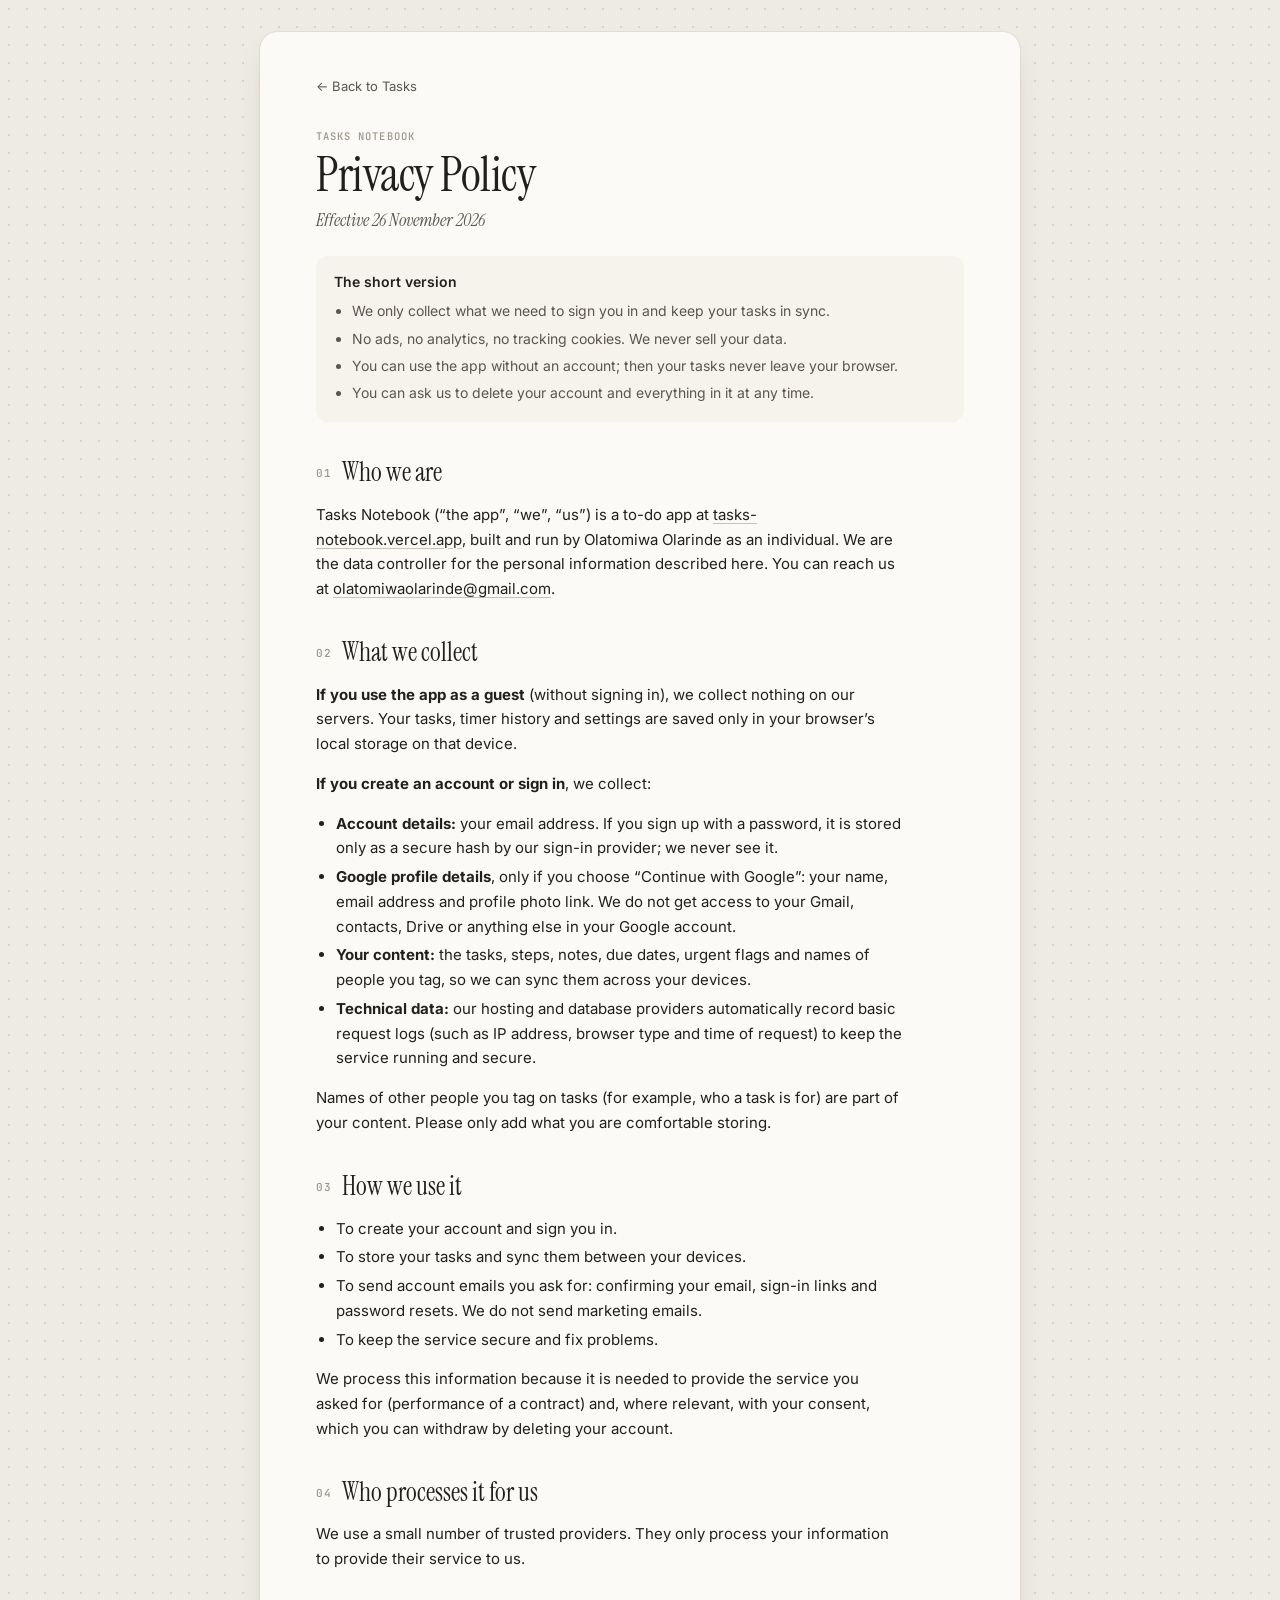
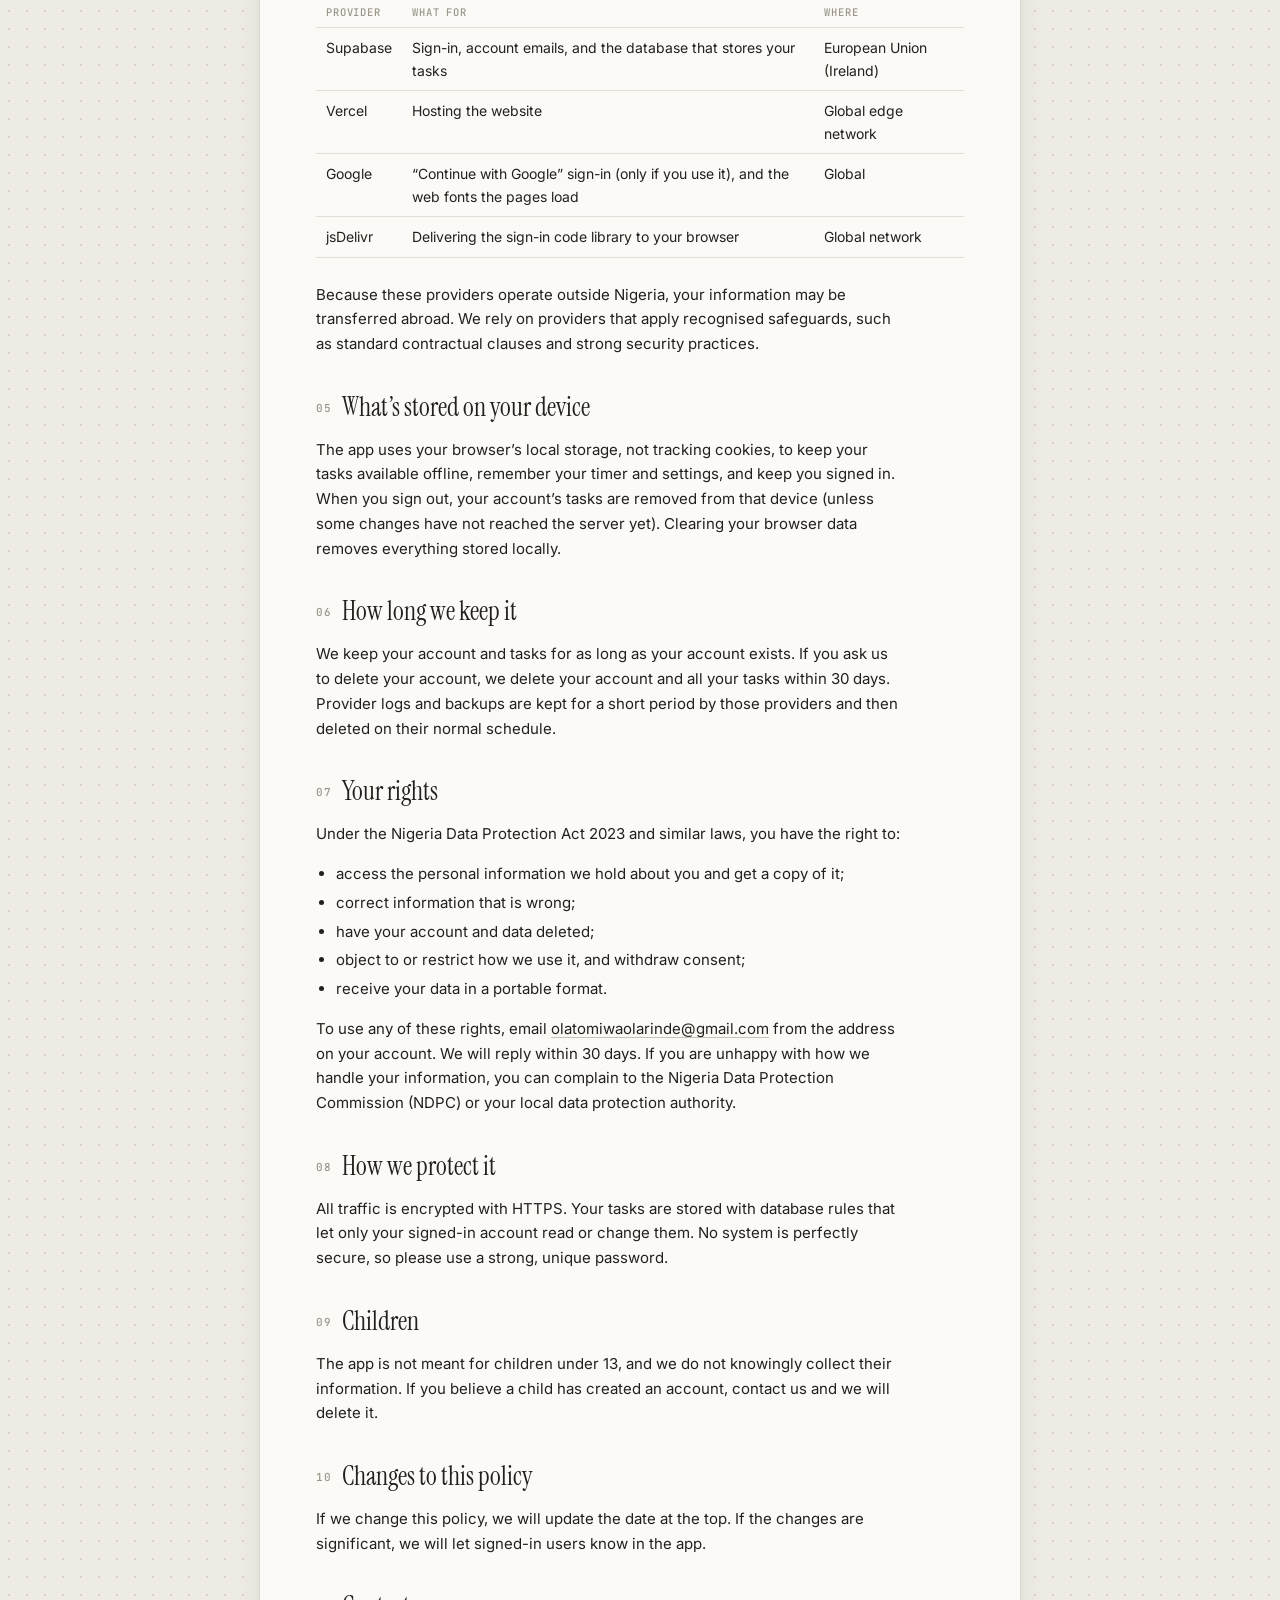
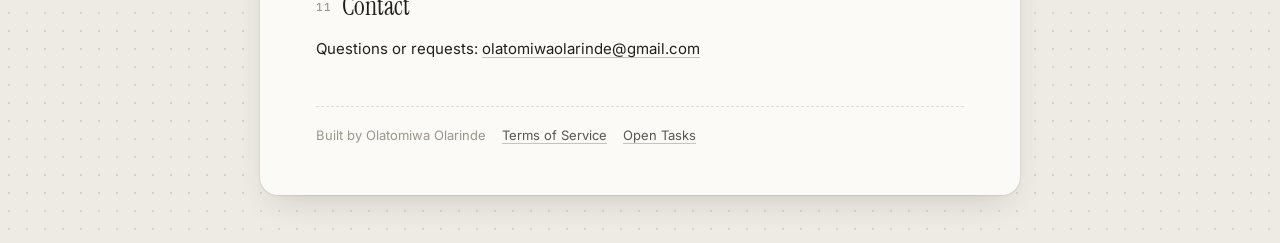
<file: privacy.html>
<!doctype html>
<html lang="en">
<head>
<meta charset="utf-8">
<meta name="viewport" content="width=device-width,initial-scale=1,viewport-fit=cover">
<title>Privacy Policy · Tasks Notebook</title>
<meta name="description" content="How Tasks Notebook collects, uses and protects your information.">
<link rel="icon" href="data:image/svg+xml,%3Csvg xmlns='http://www.w3.org/2000/svg' viewBox='0 0 32 32'%3E%3Crect width='32' height='32' rx='8' fill='%2322201C'/%3E%3Cpath d='M9 16.5l4.5 4.5L23 11.5' stroke='white' stroke-width='3' fill='none' stroke-linecap='round' stroke-linejoin='round'/%3E%3C/svg%3E">
<link rel="preconnect" href="https://fonts.googleapis.com">
<link rel="preconnect" href="https://fonts.gstatic.com" crossorigin>
<link href="https://fonts.googleapis.com/css2?family=Instrument+Serif:ital@0;1&family=Inter:wght@400;500;600&family=JetBrains+Mono:wght@500&display=swap" rel="stylesheet">
<link rel="stylesheet" href="/legal.css">
</head>
<body>
<main class="page">
  <a class="back" href="/">← Back to Tasks</a>
  <div class="kicker">Tasks Notebook</div>
  <h1>Privacy Policy</h1>
  <p class="meta">Effective 26 November 2026</p>

  <div class="summary">
    <b>The short version</b>
    <ul>
      <li>We only collect what we need to sign you in and keep your tasks in sync.</li>
      <li>No ads, no analytics, no tracking cookies. We never sell your data.</li>
      <li>You can use the app without an account; then your tasks never leave your browser.</li>
      <li>You can ask us to delete your account and everything in it at any time.</li>
    </ul>
  </div>

  <h2><span class="n">01</span>Who we are</h2>
  <p>Tasks Notebook (“the app”, “we”, “us”) is a to-do app at <a href="https://tasks-notebook.vercel.app">tasks-notebook.vercel.app</a>, built and run by Olatomiwa Olarinde as an individual. We are the data controller for the personal information described here. You can reach us at <a href="mailto:olatomiwaolarinde@gmail.com">olatomiwaolarinde@gmail.com</a>.</p>

  <h2><span class="n">02</span>What we collect</h2>
  <p><b>If you use the app as a guest</b> (without signing in), we collect nothing on our servers. Your tasks, timer history and settings are saved only in your browser’s local storage on that device.</p>
  <p><b>If you create an account or sign in</b>, we collect:</p>
  <ul>
    <li><b>Account details:</b> your email address. If you sign up with a password, it is stored only as a secure hash by our sign-in provider; we never see it.</li>
    <li><b>Google profile details</b>, only if you choose “Continue with Google”: your name, email address and profile photo link. We do not get access to your Gmail, contacts, Drive or anything else in your Google account.</li>
    <li><b>Your content:</b> the tasks, steps, notes, due dates, urgent flags and names of people you tag, so we can sync them across your devices.</li>
    <li><b>Technical data:</b> our hosting and database providers automatically record basic request logs (such as IP address, browser type and time of request) to keep the service running and secure.</li>
  </ul>
  <p>Names of other people you tag on tasks (for example, who a task is for) are part of your content. Please only add what you are comfortable storing.</p>

  <h2><span class="n">03</span>How we use it</h2>
  <ul>
    <li>To create your account and sign you in.</li>
    <li>To store your tasks and sync them between your devices.</li>
    <li>To send account emails you ask for: confirming your email, sign-in links and password resets. We do not send marketing emails.</li>
    <li>To keep the service secure and fix problems.</li>
  </ul>
  <p>We process this information because it is needed to provide the service you asked for (performance of a contract) and, where relevant, with your consent, which you can withdraw by deleting your account.</p>

  <h2><span class="n">04</span>Who processes it for us</h2>
  <p>We use a small number of trusted providers. They only process your information to provide their service to us.</p>
  <div class="tbl"><table>
    <thead><tr><th>Provider</th><th>What for</th><th>Where</th></tr></thead>
    <tbody>
      <tr><td>Supabase</td><td>Sign-in, account emails, and the database that stores your tasks</td><td>European Union (Ireland)</td></tr>
      <tr><td>Vercel</td><td>Hosting the website</td><td>Global edge network</td></tr>
      <tr><td>Google</td><td>“Continue with Google” sign-in (only if you use it), and the web fonts the pages load</td><td>Global</td></tr>
      <tr><td>jsDelivr</td><td>Delivering the sign-in code library to your browser</td><td>Global network</td></tr>
    </tbody>
  </table></div>
  <p>Because these providers operate outside Nigeria, your information may be transferred abroad. We rely on providers that apply recognised safeguards, such as standard contractual clauses and strong security practices.</p>

  <h2><span class="n">05</span>What’s stored on your device</h2>
  <p>The app uses your browser’s local storage, not tracking cookies, to keep your tasks available offline, remember your timer and settings, and keep you signed in. When you sign out, your account’s tasks are removed from that device (unless some changes have not reached the server yet). Clearing your browser data removes everything stored locally.</p>

  <h2><span class="n">06</span>How long we keep it</h2>
  <p>We keep your account and tasks for as long as your account exists. If you ask us to delete your account, we delete your account and all your tasks within 30 days. Provider logs and backups are kept for a short period by those providers and then deleted on their normal schedule.</p>

  <h2><span class="n">07</span>Your rights</h2>
  <p>Under the Nigeria Data Protection Act 2023 and similar laws, you have the right to:</p>
  <ul>
    <li>access the personal information we hold about you and get a copy of it;</li>
    <li>correct information that is wrong;</li>
    <li>have your account and data deleted;</li>
    <li>object to or restrict how we use it, and withdraw consent;</li>
    <li>receive your data in a portable format.</li>
  </ul>
  <p>To use any of these rights, email <a href="mailto:olatomiwaolarinde@gmail.com">olatomiwaolarinde@gmail.com</a> from the address on your account. We will reply within 30 days. If you are unhappy with how we handle your information, you can complain to the Nigeria Data Protection Commission (NDPC) or your local data protection authority.</p>

  <h2><span class="n">08</span>How we protect it</h2>
  <p>All traffic is encrypted with HTTPS. Your tasks are stored with database rules that let only your signed-in account read or change them. No system is perfectly secure, so please use a strong, unique password.</p>

  <h2><span class="n">09</span>Children</h2>
  <p>The app is not meant for children under 13, and we do not knowingly collect their information. If you believe a child has created an account, contact us and we will delete it.</p>

  <h2><span class="n">10</span>Changes to this policy</h2>
  <p>If we change this policy, we will update the date at the top. If the changes are significant, we will let signed-in users know in the app.</p>

  <h2><span class="n">11</span>Contact</h2>
  <p>Questions or requests: <a href="mailto:olatomiwaolarinde@gmail.com">olatomiwaolarinde@gmail.com</a></p>

  <div class="foot"><span>Built by Olatomiwa Olarinde</span><a href="/terms">Terms of Service</a><a href="/">Open Tasks</a></div>
</main>
</body>
</html>
</file>
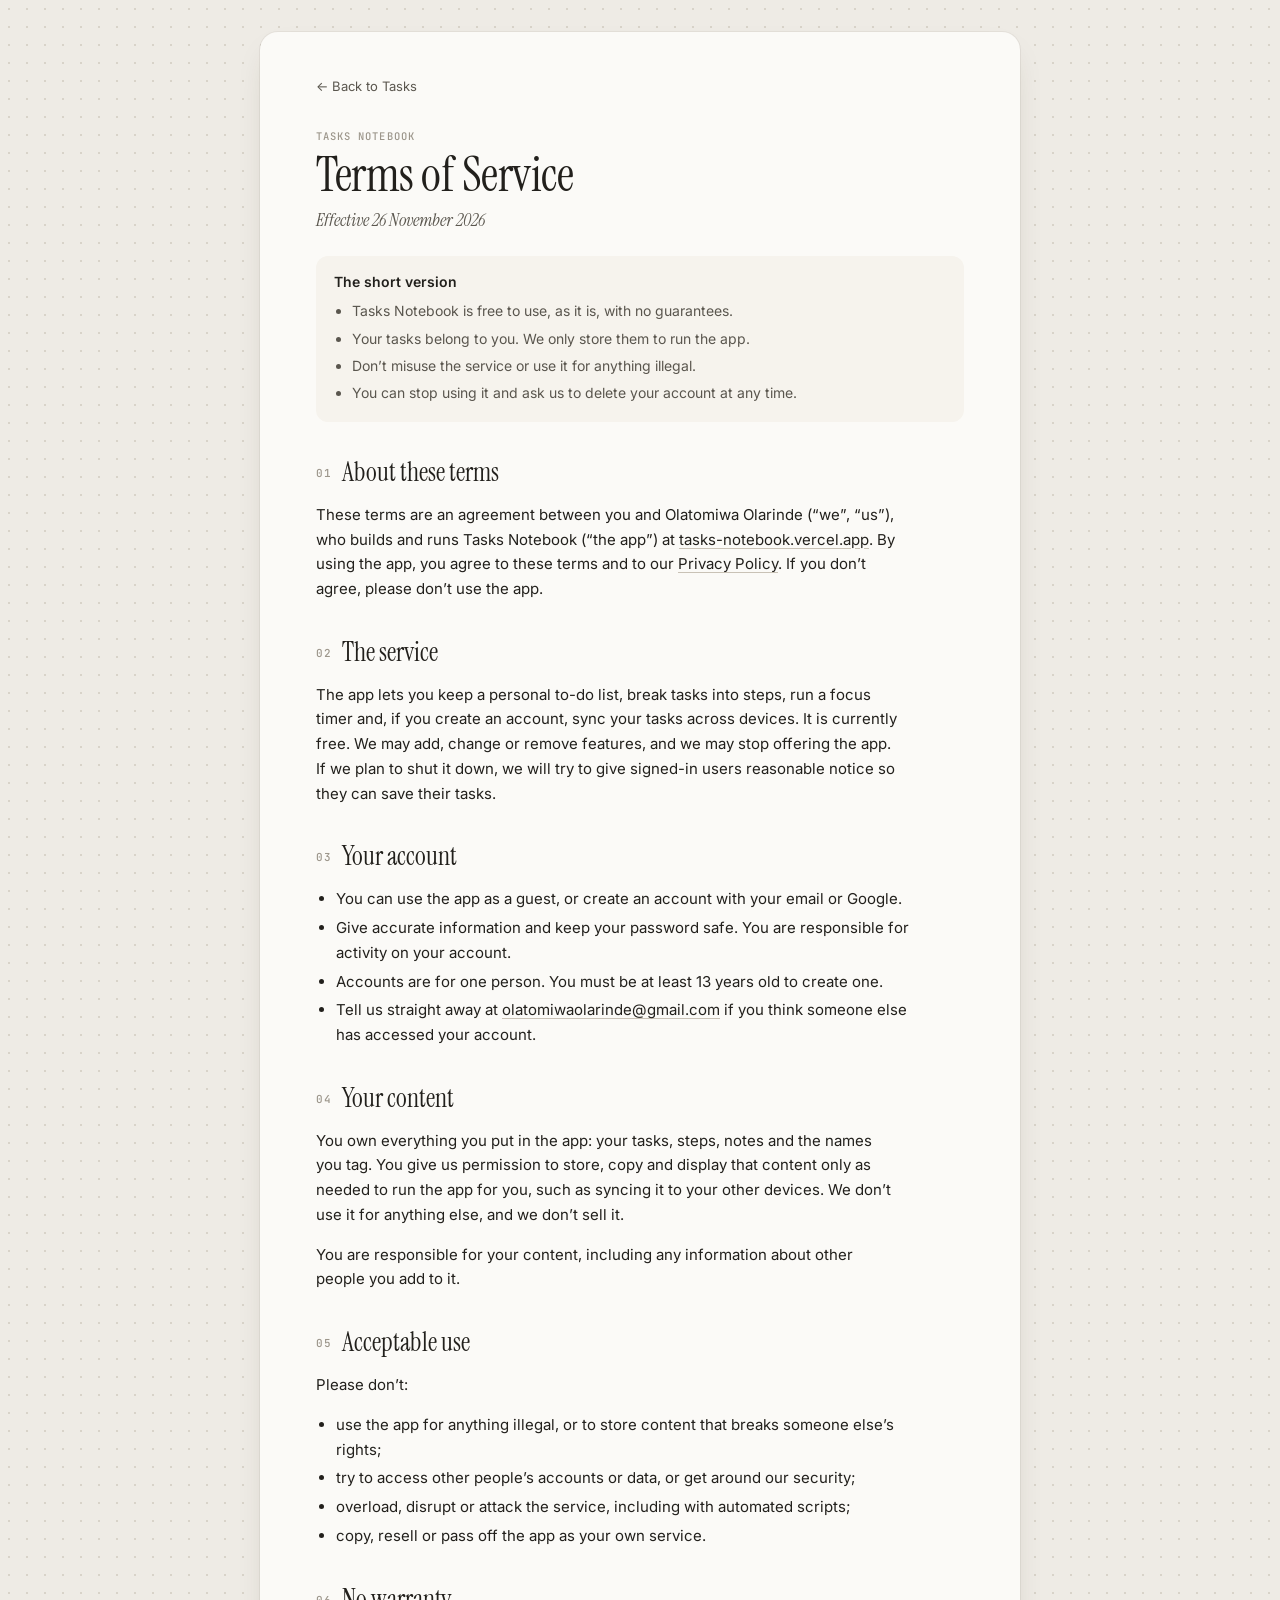
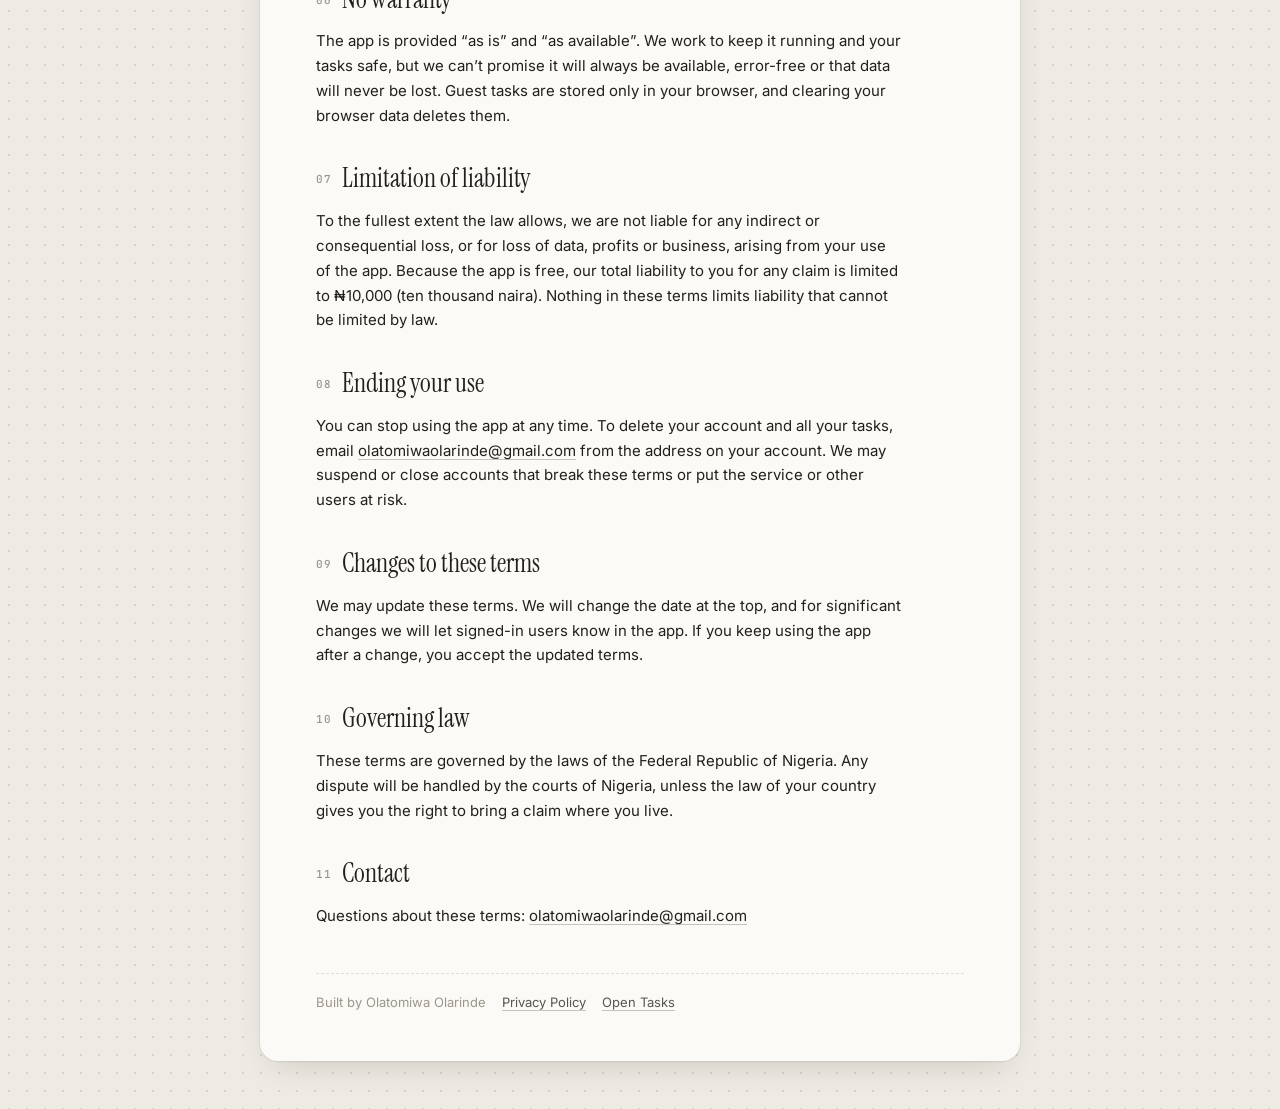
<file: terms.html>
<!doctype html>
<html lang="en">
<head>
<meta charset="utf-8">
<meta name="viewport" content="width=device-width,initial-scale=1,viewport-fit=cover">
<title>Terms of Service · Tasks Notebook</title>
<meta name="description" content="The terms for using Tasks Notebook.">
<link rel="icon" href="data:image/svg+xml,%3Csvg xmlns='http://www.w3.org/2000/svg' viewBox='0 0 32 32'%3E%3Crect width='32' height='32' rx='8' fill='%2322201C'/%3E%3Cpath d='M9 16.5l4.5 4.5L23 11.5' stroke='white' stroke-width='3' fill='none' stroke-linecap='round' stroke-linejoin='round'/%3E%3C/svg%3E">
<link rel="preconnect" href="https://fonts.googleapis.com">
<link rel="preconnect" href="https://fonts.gstatic.com" crossorigin>
<link href="https://fonts.googleapis.com/css2?family=Instrument+Serif:ital@0;1&family=Inter:wght@400;500;600&family=JetBrains+Mono:wght@500&display=swap" rel="stylesheet">
<link rel="stylesheet" href="/legal.css">
</head>
<body>
<main class="page">
  <a class="back" href="/">← Back to Tasks</a>
  <div class="kicker">Tasks Notebook</div>
  <h1>Terms of Service</h1>
  <p class="meta">Effective 26 November 2026</p>

  <div class="summary">
    <b>The short version</b>
    <ul>
      <li>Tasks Notebook is free to use, as it is, with no guarantees.</li>
      <li>Your tasks belong to you. We only store them to run the app.</li>
      <li>Don’t misuse the service or use it for anything illegal.</li>
      <li>You can stop using it and ask us to delete your account at any time.</li>
    </ul>
  </div>

  <h2><span class="n">01</span>About these terms</h2>
  <p>These terms are an agreement between you and Olatomiwa Olarinde (“we”, “us”), who builds and runs Tasks Notebook (“the app”) at <a href="https://tasks-notebook.vercel.app">tasks-notebook.vercel.app</a>. By using the app, you agree to these terms and to our <a href="/privacy">Privacy Policy</a>. If you don’t agree, please don’t use the app.</p>

  <h2><span class="n">02</span>The service</h2>
  <p>The app lets you keep a personal to-do list, break tasks into steps, run a focus timer and, if you create an account, sync your tasks across devices. It is currently free. We may add, change or remove features, and we may stop offering the app. If we plan to shut it down, we will try to give signed-in users reasonable notice so they can save their tasks.</p>

  <h2><span class="n">03</span>Your account</h2>
  <ul>
    <li>You can use the app as a guest, or create an account with your email or Google.</li>
    <li>Give accurate information and keep your password safe. You are responsible for activity on your account.</li>
    <li>Accounts are for one person. You must be at least 13 years old to create one.</li>
    <li>Tell us straight away at <a href="mailto:olatomiwaolarinde@gmail.com">olatomiwaolarinde@gmail.com</a> if you think someone else has accessed your account.</li>
  </ul>

  <h2><span class="n">04</span>Your content</h2>
  <p>You own everything you put in the app: your tasks, steps, notes and the names you tag. You give us permission to store, copy and display that content only as needed to run the app for you, such as syncing it to your other devices. We don’t use it for anything else, and we don’t sell it.</p>
  <p>You are responsible for your content, including any information about other people you add to it.</p>

  <h2><span class="n">05</span>Acceptable use</h2>
  <p>Please don’t:</p>
  <ul>
    <li>use the app for anything illegal, or to store content that breaks someone else’s rights;</li>
    <li>try to access other people’s accounts or data, or get around our security;</li>
    <li>overload, disrupt or attack the service, including with automated scripts;</li>
    <li>copy, resell or pass off the app as your own service.</li>
  </ul>

  <h2><span class="n">06</span>No warranty</h2>
  <p>The app is provided “as is” and “as available”. We work to keep it running and your tasks safe, but we can’t promise it will always be available, error-free or that data will never be lost. Guest tasks are stored only in your browser, and clearing your browser data deletes them.</p>

  <h2><span class="n">07</span>Limitation of liability</h2>
  <p>To the fullest extent the law allows, we are not liable for any indirect or consequential loss, or for loss of data, profits or business, arising from your use of the app. Because the app is free, our total liability to you for any claim is limited to ₦10,000 (ten thousand naira). Nothing in these terms limits liability that cannot be limited by law.</p>

  <h2><span class="n">08</span>Ending your use</h2>
  <p>You can stop using the app at any time. To delete your account and all your tasks, email <a href="mailto:olatomiwaolarinde@gmail.com">olatomiwaolarinde@gmail.com</a> from the address on your account. We may suspend or close accounts that break these terms or put the service or other users at risk.</p>

  <h2><span class="n">09</span>Changes to these terms</h2>
  <p>We may update these terms. We will change the date at the top, and for significant changes we will let signed-in users know in the app. If you keep using the app after a change, you accept the updated terms.</p>

  <h2><span class="n">10</span>Governing law</h2>
  <p>These terms are governed by the laws of the Federal Republic of Nigeria. Any dispute will be handled by the courts of Nigeria, unless the law of your country gives you the right to bring a claim where you live.</p>

  <h2><span class="n">11</span>Contact</h2>
  <p>Questions about these terms: <a href="mailto:olatomiwaolarinde@gmail.com">olatomiwaolarinde@gmail.com</a></p>

  <div class="foot"><span>Built by Olatomiwa Olarinde</span><a href="/privacy">Privacy Policy</a><a href="/">Open Tasks</a></div>
</main>
</body>
</html>
</file>
<file: legal.css>
/* Shared styles for the Terms and Privacy pages — same paper-notebook look as the app. */
:root{
  --bg:#EEEBE5; --paper:#FBFAF7; --ink:#22201C; --ink2:#5A564E; --muted:#9C968B; --line2:#E3DED4; --work:#6B8C67;
  --serif:'Instrument Serif',Georgia,'Times New Roman',serif;
  --sans:'Inter',system-ui,-apple-system,'Segoe UI',sans-serif;
  --mono:'JetBrains Mono',ui-monospace,Consolas,monospace;
}
*{box-sizing:border-box}
html{-webkit-text-size-adjust:100%}
body{margin:0;background:var(--bg);background-image:radial-gradient(#D8D3C9 1px,transparent 1.2px);background-size:18px 18px;
  font:15px/1.65 var(--sans);color:var(--ink);-webkit-font-smoothing:antialiased;
  padding:32px max(16px,env(safe-area-inset-right,0px)) 48px max(16px,env(safe-area-inset-left,0px))}
.page{max-width:760px;margin:0 auto;background:var(--paper);border-radius:18px;padding:40px 56px 48px;
  box-shadow:0 0 0 1px rgba(40,30,10,.05),0 1px 2px rgba(40,30,10,.04),0 14px 34px -14px rgba(60,48,25,.22)}
.back{display:inline-flex;align-items:center;gap:6px;font-size:13px;color:var(--ink2);text-decoration:none;padding:4px 10px 4px 6px;margin-left:-6px;border-radius:8px}
.back:hover{background:#F3F0EA;color:var(--ink)}
.kicker{font:500 10.5px var(--mono);letter-spacing:.1em;text-transform:uppercase;color:var(--muted);margin-top:28px}
h1{font:400 48px/1.02 var(--serif);margin:8px 0 8px;letter-spacing:-.01em;text-wrap:balance}
.meta{font:italic 18px var(--serif);color:var(--ink2);margin:0 0 8px}
.summary{background:#F6F3ED;border-radius:12px;padding:14px 18px;margin:24px 0 8px;font-size:14px;color:var(--ink2)}
.summary b{color:var(--ink);font-weight:600}
.summary ul{margin:6px 0 0;padding-left:18px}
h2{font:400 26px/1.15 var(--serif);margin:36px 0 8px;text-wrap:balance}
h2 .n{font:500 11px var(--mono);color:var(--muted);letter-spacing:.08em;margin-right:10px;vertical-align:4px}
p,li{max-width:65ch}
ul{padding-left:20px}
li{margin:4px 0}
a{color:var(--ink);text-decoration-color:#C9C2B6;text-underline-offset:3px}
a:hover{text-decoration-color:currentColor}
table{border-collapse:collapse;width:100%;font-size:14px;margin:10px 0}
.tbl{overflow-x:auto}
th,td{text-align:left;padding:8px 10px;border-bottom:1px solid var(--line2);vertical-align:top}
th{font:500 10.5px var(--mono);letter-spacing:.08em;text-transform:uppercase;color:var(--muted)}
.foot{margin-top:44px;padding-top:18px;border-top:1px dashed var(--line2);font-size:13px;color:var(--muted);display:flex;flex-wrap:wrap;gap:6px 16px}
.foot a{color:var(--ink2)}
:focus-visible{outline:2px solid var(--work);outline-offset:2px;border-radius:4px}
@media (max-width:640px){
  body{padding-top:12px}
  .page{padding:24px 20px 32px;border-radius:14px}
  h1{font-size:38px}
}
</file>
